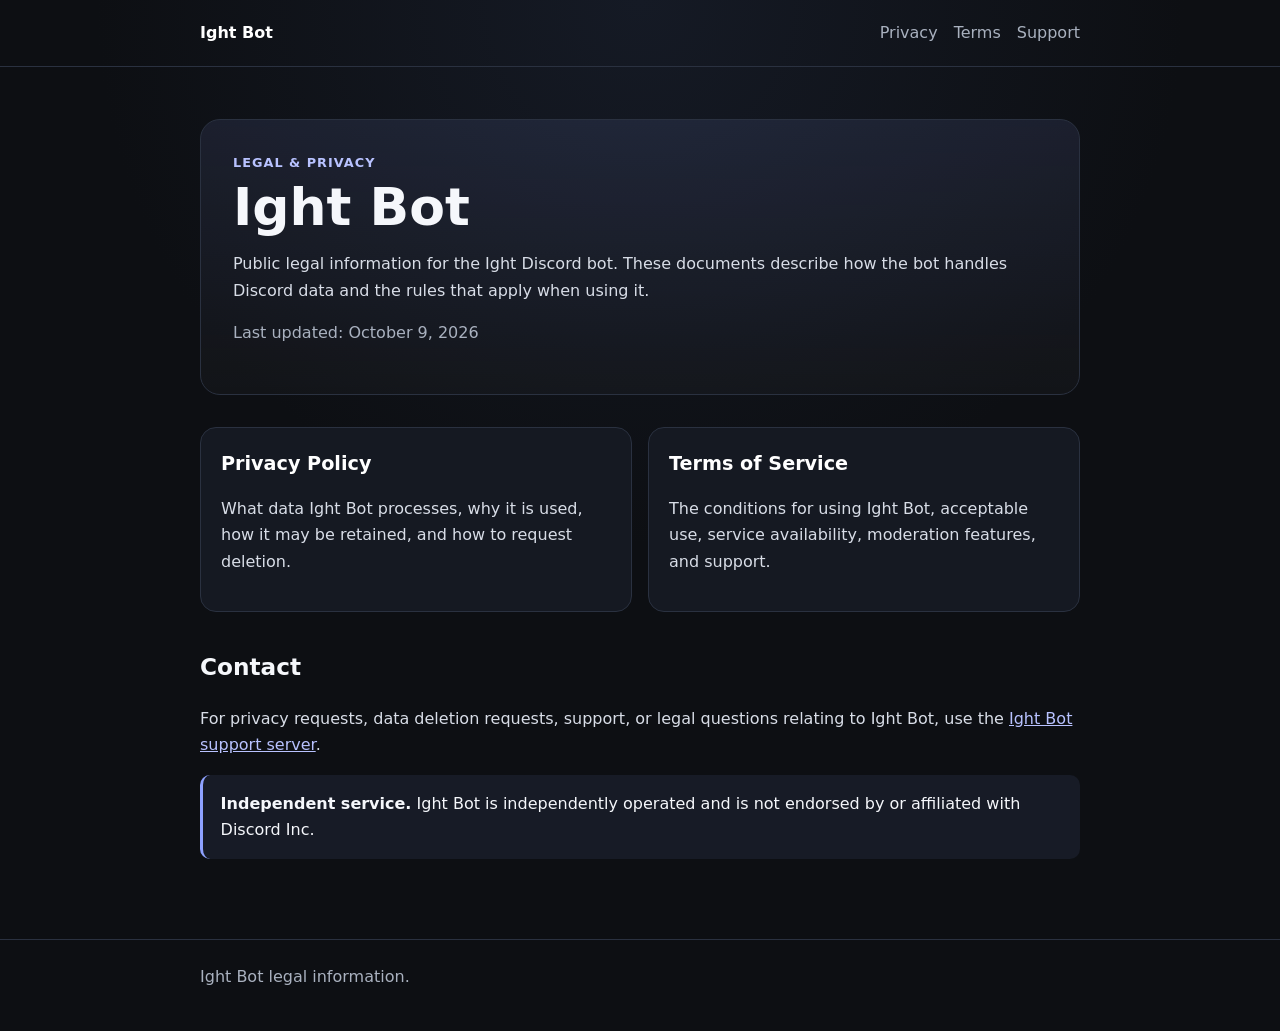
<file: ight-bot/index.html>
<!doctype html>
<html lang="en">
<head>
  <meta charset="utf-8">
  <meta name="viewport" content="width=device-width,initial-scale=1">
  <meta name="description" content="Legal information for Ight Bot, including its Privacy Policy and Terms of Service.">
  <title>Ight Bot - Legal</title>
  <link rel="stylesheet" href="styles.css">
</head>
<body>
<header>
  <div class="shell">
    <nav aria-label="Primary">
      <a class="brand" href="./">Ight Bot</a>
      <a href="privacy.html">Privacy</a>
      <a href="terms.html">Terms</a>
      <a href="https://discord.gg/n68kDA5pab">Support</a>
    </nav>
  </div>
</header>
<main class="shell">
  <section class="hero">
    <div class="eyebrow">Legal & privacy</div>
    <h1>Ight Bot</h1>
    <p>Public legal information for the Ight Discord bot. These documents describe how the bot handles Discord data and the rules that apply when using it.</p>
    <p class="meta">Last updated: October 9, 2026</p>
  </section>

  <section class="cards" aria-label="Legal documents">
    <a class="card" href="privacy.html">
      <h2>Privacy Policy</h2>
      <p>What data Ight Bot processes, why it is used, how it may be retained, and how to request deletion.</p>
    </a>
    <a class="card" href="terms.html">
      <h2>Terms of Service</h2>
      <p>The conditions for using Ight Bot, acceptable use, service availability, moderation features, and support.</p>
    </a>
  </section>

  <h2>Contact</h2>
  <p>For privacy requests, data deletion requests, support, or legal questions relating to Ight Bot, use the <a href="https://discord.gg/n68kDA5pab">Ight Bot support server</a>.</p>

  <div class="notice">
    <strong>Independent service.</strong> Ight Bot is independently operated and is not endorsed by or affiliated with Discord Inc.
  </div>
</main>
<footer>
  <div class="shell">Ight Bot legal information.</div>
</footer>
</body>
</html>
</file>
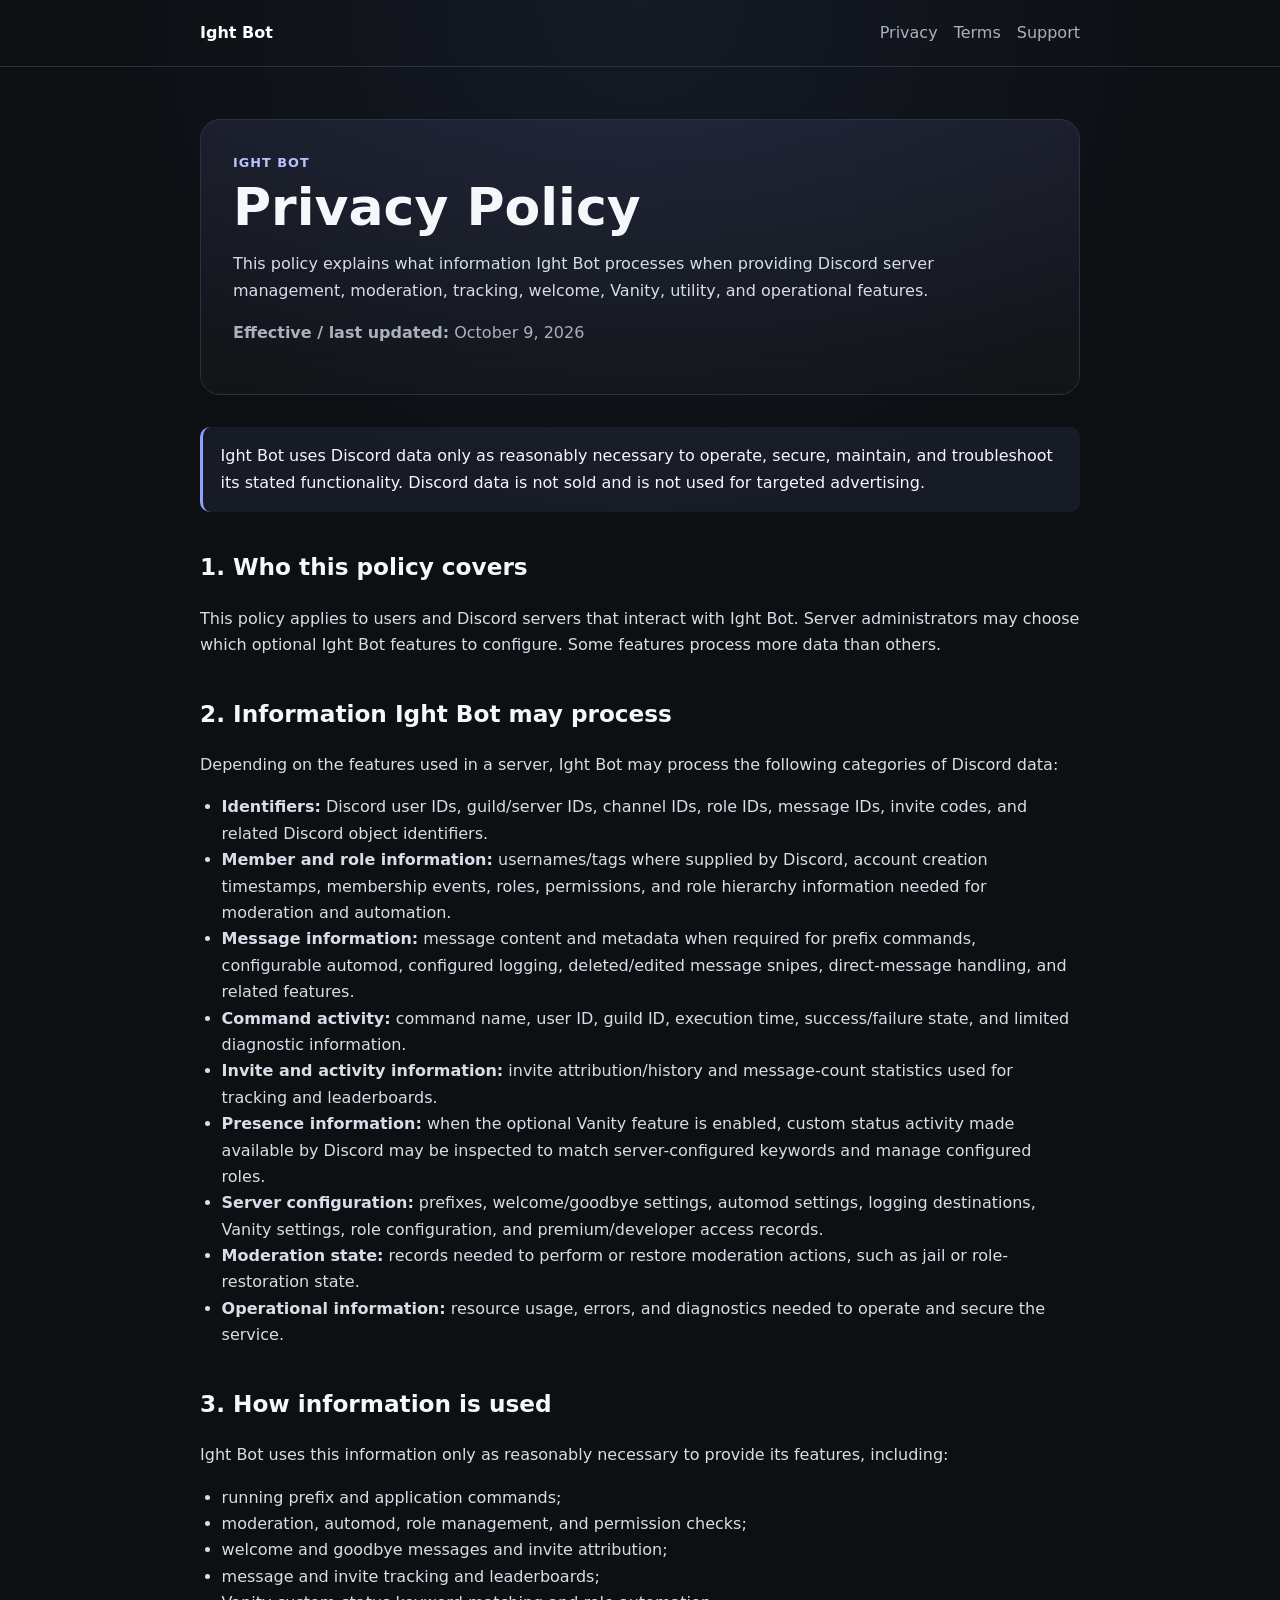
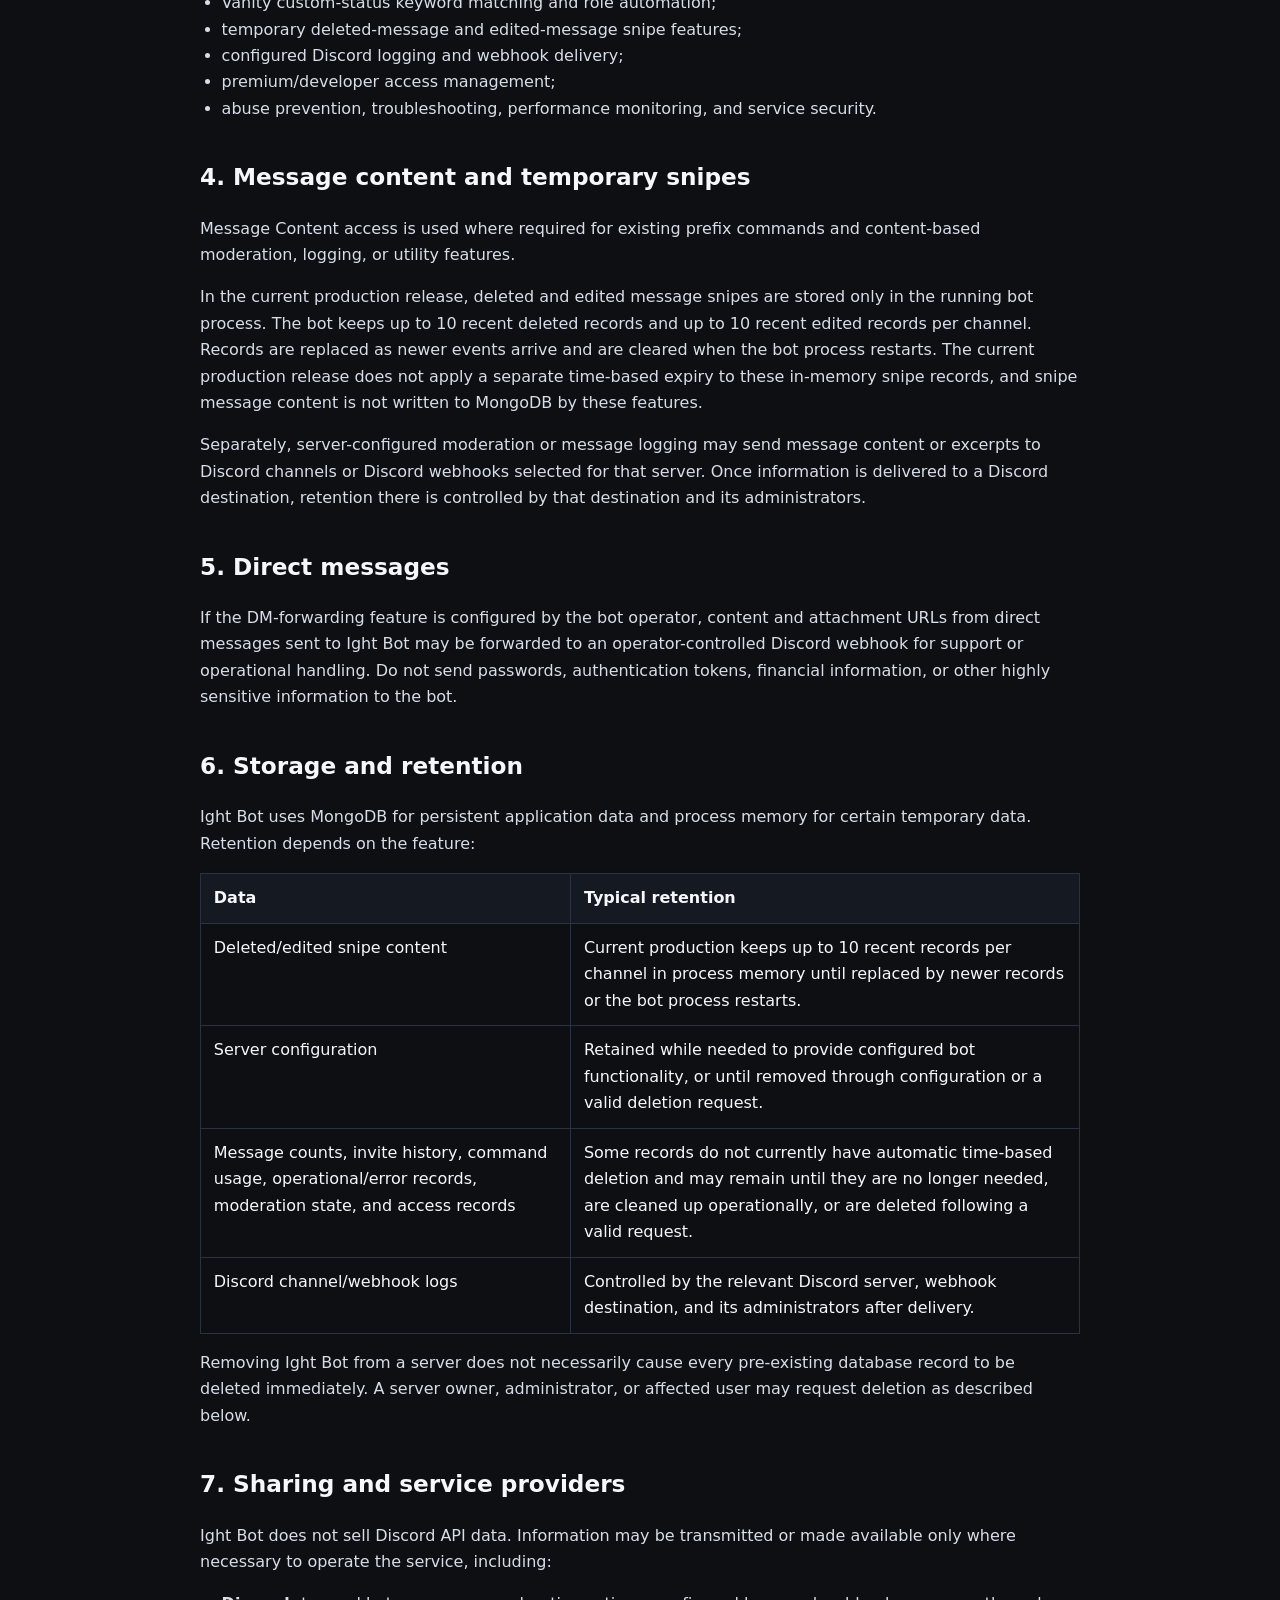
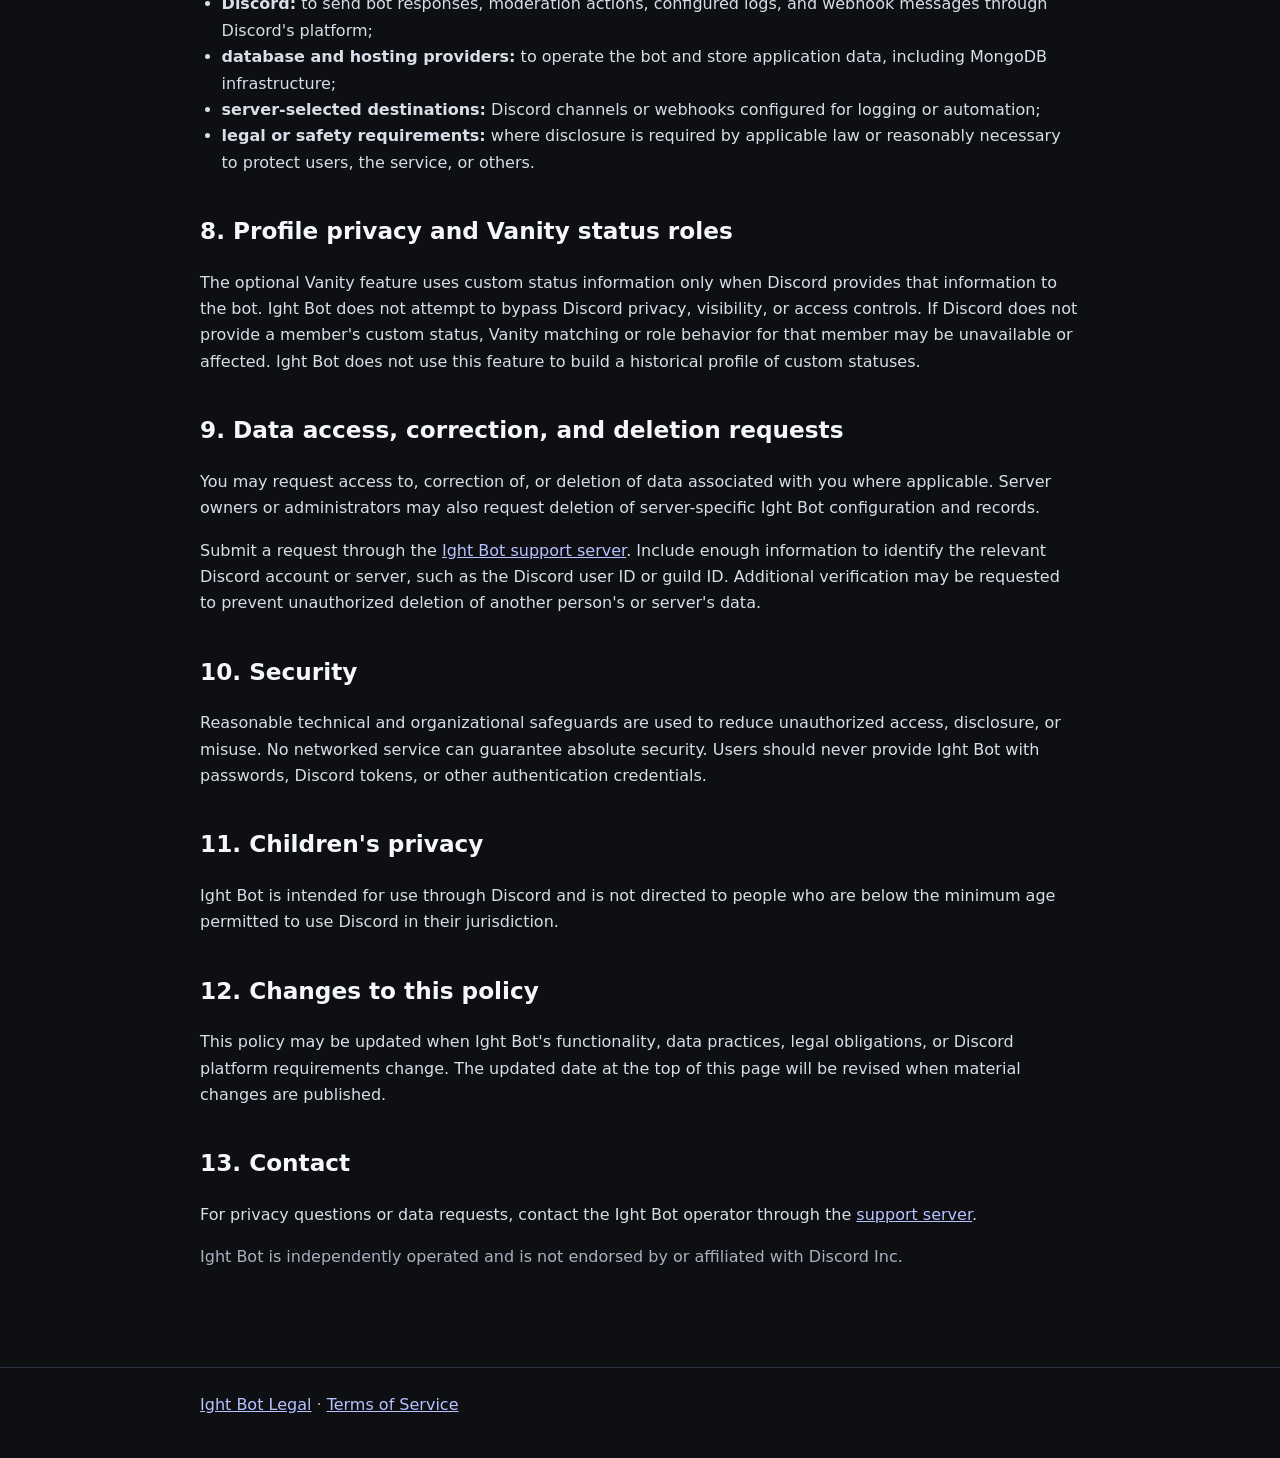
<file: ight-bot/privacy.html>
<!doctype html>
<html lang="en">
<head>
  <meta charset="utf-8">
  <meta name="viewport" content="width=device-width,initial-scale=1">
  <meta name="description" content="Privacy Policy for Ight Bot.">
  <title>Privacy Policy - Ight Bot</title>
  <link rel="stylesheet" href="styles.css">
</head>
<body>
<header>
  <div class="shell">
    <nav aria-label="Primary">
      <a class="brand" href="./">Ight Bot</a>
      <a href="privacy.html">Privacy</a>
      <a href="terms.html">Terms</a>
      <a href="https://discord.gg/n68kDA5pab">Support</a>
    </nav>
  </div>
</header>
<main class="shell">
  <section class="hero">
    <div class="eyebrow">Ight Bot</div>
    <h1>Privacy Policy</h1>
    <p>This policy explains what information Ight Bot processes when providing Discord server management, moderation, tracking, welcome, Vanity, utility, and operational features.</p>
    <p class="meta"><strong>Effective / last updated:</strong> October 9, 2026</p>
  </section>

  <div class="notice">
    Ight Bot uses Discord data only as reasonably necessary to operate, secure, maintain, and troubleshoot its stated functionality. Discord data is not sold and is not used for targeted advertising.
  </div>

  <h2>1. Who this policy covers</h2>
  <p>This policy applies to users and Discord servers that interact with Ight Bot. Server administrators may choose which optional Ight Bot features to configure. Some features process more data than others.</p>

  <h2>2. Information Ight Bot may process</h2>
  <p>Depending on the features used in a server, Ight Bot may process the following categories of Discord data:</p>
  <ul>
    <li><strong>Identifiers:</strong> Discord user IDs, guild/server IDs, channel IDs, role IDs, message IDs, invite codes, and related Discord object identifiers.</li>
    <li><strong>Member and role information:</strong> usernames/tags where supplied by Discord, account creation timestamps, membership events, roles, permissions, and role hierarchy information needed for moderation and automation.</li>
    <li><strong>Message information:</strong> message content and metadata when required for prefix commands, configurable automod, configured logging, deleted/edited message snipes, direct-message handling, and related features.</li>
    <li><strong>Command activity:</strong> command name, user ID, guild ID, execution time, success/failure state, and limited diagnostic information.</li>
    <li><strong>Invite and activity information:</strong> invite attribution/history and message-count statistics used for tracking and leaderboards.</li>
    <li><strong>Presence information:</strong> when the optional Vanity feature is enabled, custom status activity made available by Discord may be inspected to match server-configured keywords and manage configured roles.</li>
    <li><strong>Server configuration:</strong> prefixes, welcome/goodbye settings, automod settings, logging destinations, Vanity settings, role configuration, and premium/developer access records.</li>
    <li><strong>Moderation state:</strong> records needed to perform or restore moderation actions, such as jail or role-restoration state.</li>
    <li><strong>Operational information:</strong> resource usage, errors, and diagnostics needed to operate and secure the service.</li>
  </ul>

  <h2>3. How information is used</h2>
  <p>Ight Bot uses this information only as reasonably necessary to provide its features, including:</p>
  <ul>
    <li>running prefix and application commands;</li>
    <li>moderation, automod, role management, and permission checks;</li>
    <li>welcome and goodbye messages and invite attribution;</li>
    <li>message and invite tracking and leaderboards;</li>
    <li>Vanity custom-status keyword matching and role automation;</li>
    <li>temporary deleted-message and edited-message snipe features;</li>
    <li>configured Discord logging and webhook delivery;</li>
    <li>premium/developer access management;</li>
    <li>abuse prevention, troubleshooting, performance monitoring, and service security.</li>
  </ul>

  <h2>4. Message content and temporary snipes</h2>
  <p>Message Content access is used where required for existing prefix commands and content-based moderation, logging, or utility features.</p>
  <p>In the current production release, deleted and edited message snipes are stored only in the running bot process. The bot keeps up to 10 recent deleted records and up to 10 recent edited records per channel. Records are replaced as newer events arrive and are cleared when the bot process restarts. The current production release does not apply a separate time-based expiry to these in-memory snipe records, and snipe message content is not written to MongoDB by these features.</p>
  <p>Separately, server-configured moderation or message logging may send message content or excerpts to Discord channels or Discord webhooks selected for that server. Once information is delivered to a Discord destination, retention there is controlled by that destination and its administrators.</p>

  <h2>5. Direct messages</h2>
  <p>If the DM-forwarding feature is configured by the bot operator, content and attachment URLs from direct messages sent to Ight Bot may be forwarded to an operator-controlled Discord webhook for support or operational handling. Do not send passwords, authentication tokens, financial information, or other highly sensitive information to the bot.</p>

  <h2>6. Storage and retention</h2>
  <p>Ight Bot uses MongoDB for persistent application data and process memory for certain temporary data. Retention depends on the feature:</p>
  <table>
    <thead><tr><th>Data</th><th>Typical retention</th></tr></thead>
    <tbody>
      <tr><td>Deleted/edited snipe content</td><td>Current production keeps up to 10 recent records per channel in process memory until replaced by newer records or the bot process restarts.</td></tr>
      <tr><td>Server configuration</td><td>Retained while needed to provide configured bot functionality, or until removed through configuration or a valid deletion request.</td></tr>
      <tr><td>Message counts, invite history, command usage, operational/error records, moderation state, and access records</td><td>Some records do not currently have automatic time-based deletion and may remain until they are no longer needed, are cleaned up operationally, or are deleted following a valid request.</td></tr>
      <tr><td>Discord channel/webhook logs</td><td>Controlled by the relevant Discord server, webhook destination, and its administrators after delivery.</td></tr>
    </tbody>
  </table>
  <p>Removing Ight Bot from a server does not necessarily cause every pre-existing database record to be deleted immediately. A server owner, administrator, or affected user may request deletion as described below.</p>

  <h2>7. Sharing and service providers</h2>
  <p>Ight Bot does not sell Discord API data. Information may be transmitted or made available only where necessary to operate the service, including:</p>
  <ul>
    <li><strong>Discord:</strong> to send bot responses, moderation actions, configured logs, and webhook messages through Discord's platform;</li>
    <li><strong>database and hosting providers:</strong> to operate the bot and store application data, including MongoDB infrastructure;</li>
    <li><strong>server-selected destinations:</strong> Discord channels or webhooks configured for logging or automation;</li>
    <li><strong>legal or safety requirements:</strong> where disclosure is required by applicable law or reasonably necessary to protect users, the service, or others.</li>
  </ul>

  <h2>8. Profile privacy and Vanity status roles</h2>
  <p>The optional Vanity feature uses custom status information only when Discord provides that information to the bot. Ight Bot does not attempt to bypass Discord privacy, visibility, or access controls. If Discord does not provide a member's custom status, Vanity matching or role behavior for that member may be unavailable or affected. Ight Bot does not use this feature to build a historical profile of custom statuses.</p>

  <h2>9. Data access, correction, and deletion requests</h2>
  <p>You may request access to, correction of, or deletion of data associated with you where applicable. Server owners or administrators may also request deletion of server-specific Ight Bot configuration and records.</p>
  <p>Submit a request through the <a href="https://discord.gg/n68kDA5pab">Ight Bot support server</a>. Include enough information to identify the relevant Discord account or server, such as the Discord user ID or guild ID. Additional verification may be requested to prevent unauthorized deletion of another person's or server's data.</p>

  <h2>10. Security</h2>
  <p>Reasonable technical and organizational safeguards are used to reduce unauthorized access, disclosure, or misuse. No networked service can guarantee absolute security. Users should never provide Ight Bot with passwords, Discord tokens, or other authentication credentials.</p>

  <h2>11. Children's privacy</h2>
  <p>Ight Bot is intended for use through Discord and is not directed to people who are below the minimum age permitted to use Discord in their jurisdiction.</p>

  <h2>12. Changes to this policy</h2>
  <p>This policy may be updated when Ight Bot's functionality, data practices, legal obligations, or Discord platform requirements change. The updated date at the top of this page will be revised when material changes are published.</p>

  <h2>13. Contact</h2>
  <p>For privacy questions or data requests, contact the Ight Bot operator through the <a href="https://discord.gg/n68kDA5pab">support server</a>.</p>

  <p class="muted">Ight Bot is independently operated and is not endorsed by or affiliated with Discord Inc.</p>
</main>
<footer>
  <div class="shell"><a href="./">Ight Bot Legal</a> · <a href="terms.html">Terms of Service</a></div>
</footer>
</body>
</html>
</file>
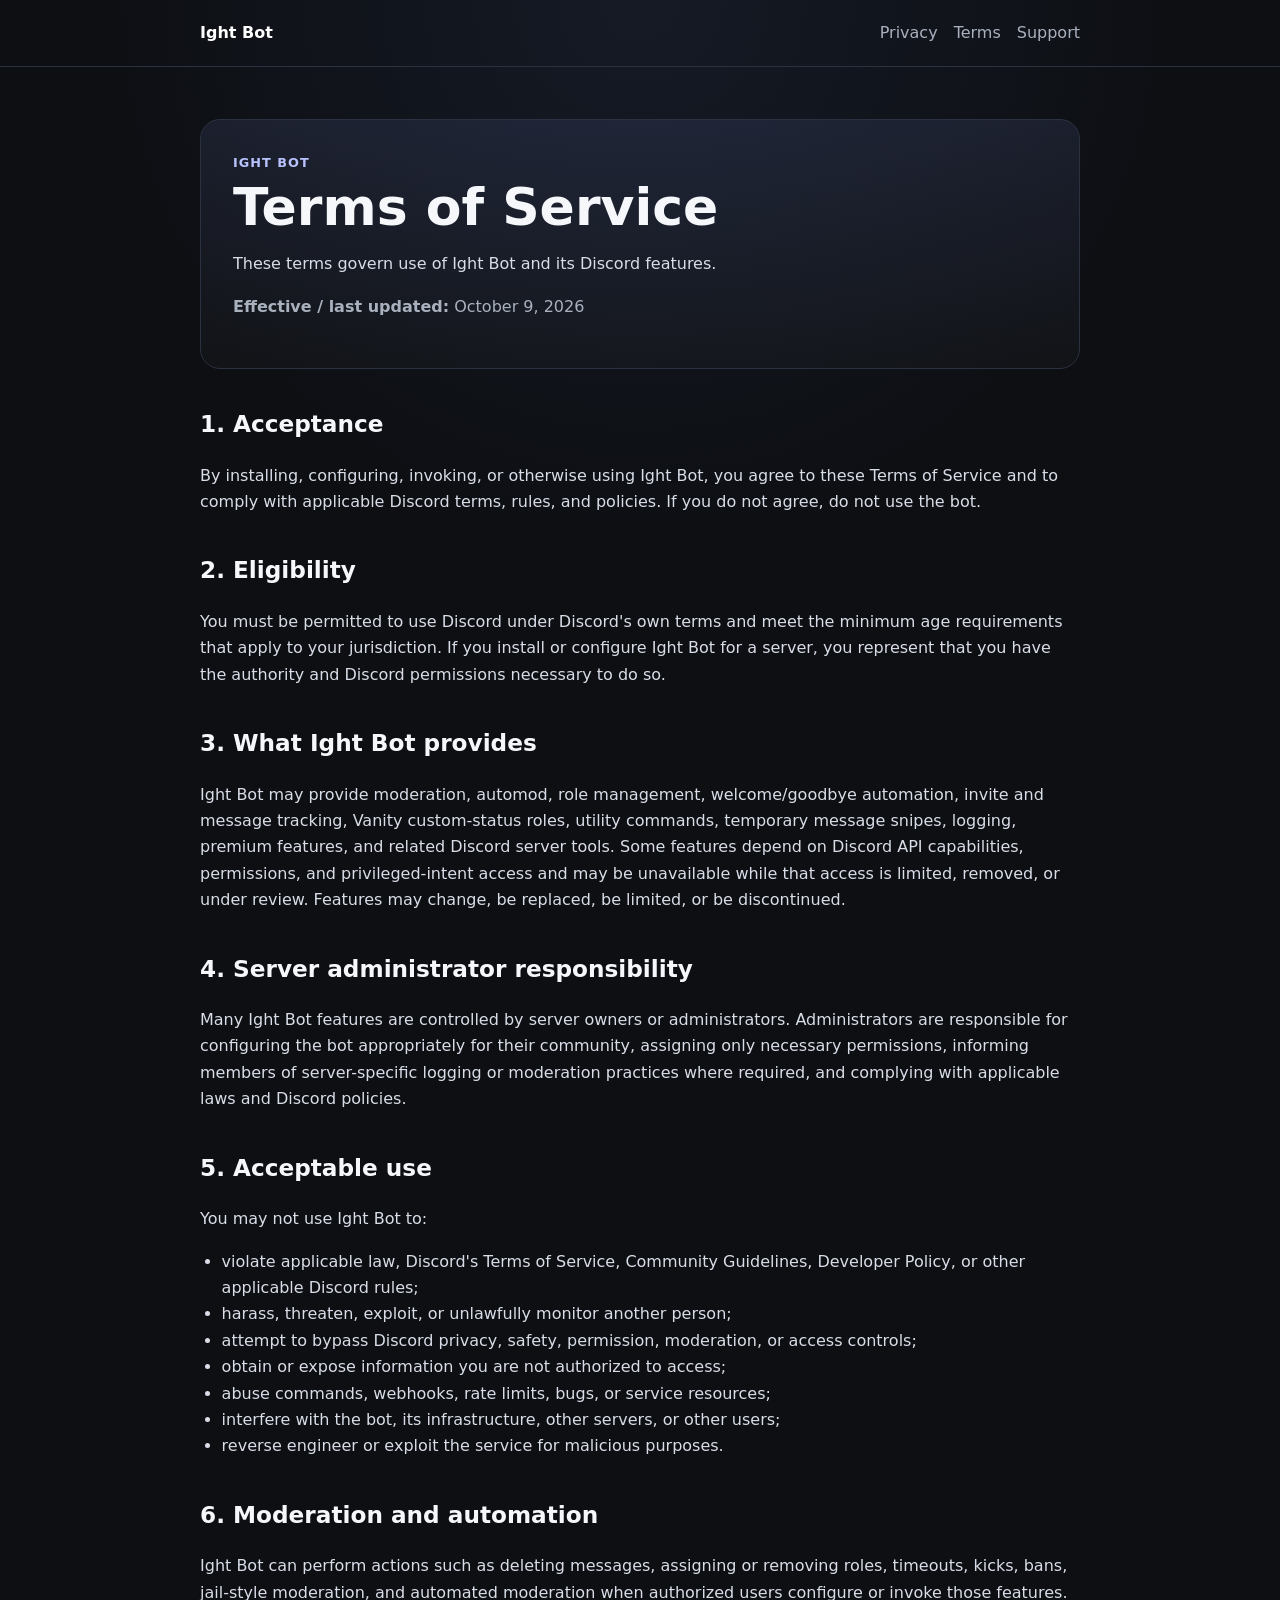
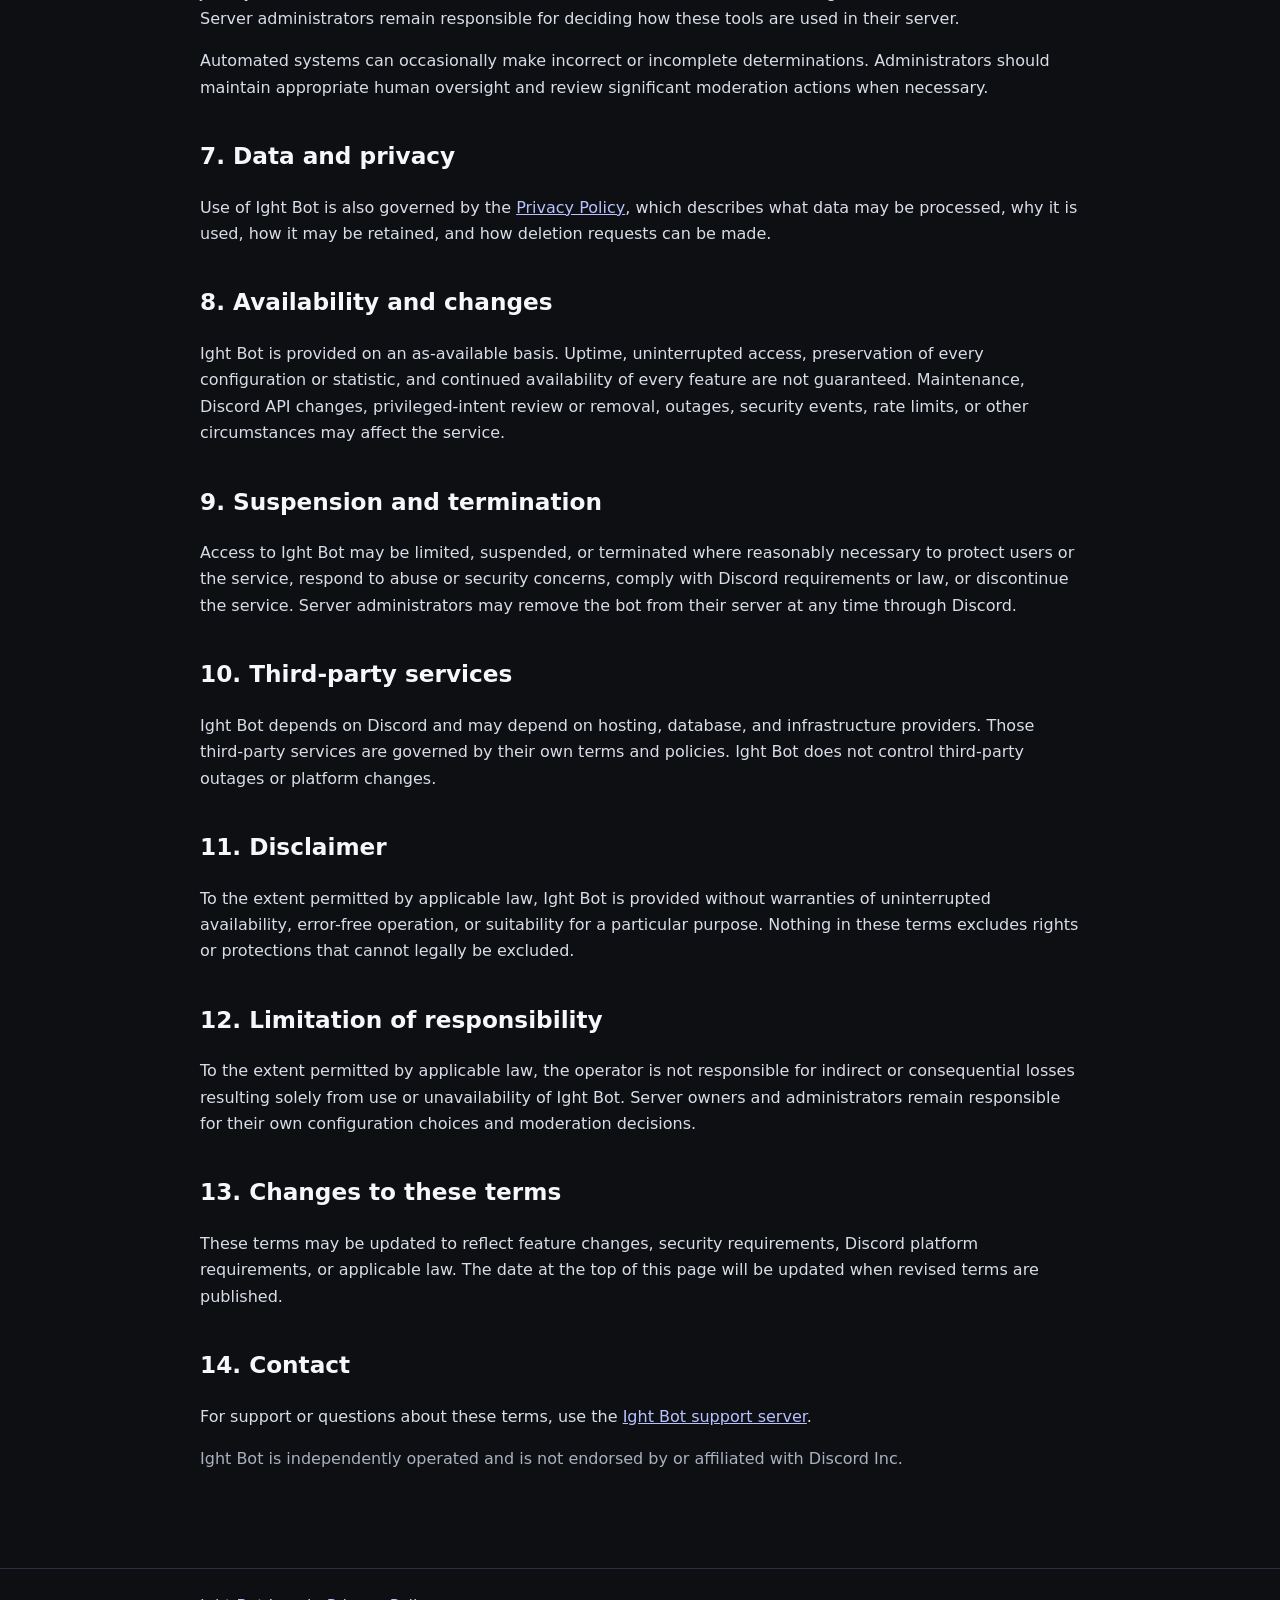
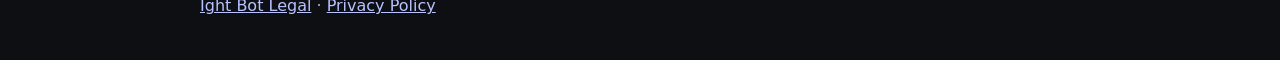
<file: ight-bot/terms.html>
<!doctype html>
<html lang="en">
<head>
  <meta charset="utf-8">
  <meta name="viewport" content="width=device-width,initial-scale=1">
  <meta name="description" content="Terms of Service for Ight Bot.">
  <title>Terms of Service - Ight Bot</title>
  <link rel="stylesheet" href="styles.css">
</head>
<body>
<header>
  <div class="shell">
    <nav aria-label="Primary">
      <a class="brand" href="./">Ight Bot</a>
      <a href="privacy.html">Privacy</a>
      <a href="terms.html">Terms</a>
      <a href="https://discord.gg/n68kDA5pab">Support</a>
    </nav>
  </div>
</header>
<main class="shell">
  <section class="hero">
    <div class="eyebrow">Ight Bot</div>
    <h1>Terms of Service</h1>
    <p>These terms govern use of Ight Bot and its Discord features.</p>
    <p class="meta"><strong>Effective / last updated:</strong> October 9, 2026</p>
  </section>

  <h2>1. Acceptance</h2>
  <p>By installing, configuring, invoking, or otherwise using Ight Bot, you agree to these Terms of Service and to comply with applicable Discord terms, rules, and policies. If you do not agree, do not use the bot.</p>

  <h2>2. Eligibility</h2>
  <p>You must be permitted to use Discord under Discord's own terms and meet the minimum age requirements that apply to your jurisdiction. If you install or configure Ight Bot for a server, you represent that you have the authority and Discord permissions necessary to do so.</p>

  <h2>3. What Ight Bot provides</h2>
  <p>Ight Bot may provide moderation, automod, role management, welcome/goodbye automation, invite and message tracking, Vanity custom-status roles, utility commands, temporary message snipes, logging, premium features, and related Discord server tools. Some features depend on Discord API capabilities, permissions, and privileged-intent access and may be unavailable while that access is limited, removed, or under review. Features may change, be replaced, be limited, or be discontinued.</p>

  <h2>4. Server administrator responsibility</h2>
  <p>Many Ight Bot features are controlled by server owners or administrators. Administrators are responsible for configuring the bot appropriately for their community, assigning only necessary permissions, informing members of server-specific logging or moderation practices where required, and complying with applicable laws and Discord policies.</p>

  <h2>5. Acceptable use</h2>
  <p>You may not use Ight Bot to:</p>
  <ul>
    <li>violate applicable law, Discord's Terms of Service, Community Guidelines, Developer Policy, or other applicable Discord rules;</li>
    <li>harass, threaten, exploit, or unlawfully monitor another person;</li>
    <li>attempt to bypass Discord privacy, safety, permission, moderation, or access controls;</li>
    <li>obtain or expose information you are not authorized to access;</li>
    <li>abuse commands, webhooks, rate limits, bugs, or service resources;</li>
    <li>interfere with the bot, its infrastructure, other servers, or other users;</li>
    <li>reverse engineer or exploit the service for malicious purposes.</li>
  </ul>

  <h2>6. Moderation and automation</h2>
  <p>Ight Bot can perform actions such as deleting messages, assigning or removing roles, timeouts, kicks, bans, jail-style moderation, and automated moderation when authorized users configure or invoke those features. Server administrators remain responsible for deciding how these tools are used in their server.</p>
  <p>Automated systems can occasionally make incorrect or incomplete determinations. Administrators should maintain appropriate human oversight and review significant moderation actions when necessary.</p>

  <h2>7. Data and privacy</h2>
  <p>Use of Ight Bot is also governed by the <a href="privacy.html">Privacy Policy</a>, which describes what data may be processed, why it is used, how it may be retained, and how deletion requests can be made.</p>

  <h2>8. Availability and changes</h2>
  <p>Ight Bot is provided on an as-available basis. Uptime, uninterrupted access, preservation of every configuration or statistic, and continued availability of every feature are not guaranteed. Maintenance, Discord API changes, privileged-intent review or removal, outages, security events, rate limits, or other circumstances may affect the service.</p>

  <h2>9. Suspension and termination</h2>
  <p>Access to Ight Bot may be limited, suspended, or terminated where reasonably necessary to protect users or the service, respond to abuse or security concerns, comply with Discord requirements or law, or discontinue the service. Server administrators may remove the bot from their server at any time through Discord.</p>

  <h2>10. Third-party services</h2>
  <p>Ight Bot depends on Discord and may depend on hosting, database, and infrastructure providers. Those third-party services are governed by their own terms and policies. Ight Bot does not control third-party outages or platform changes.</p>

  <h2>11. Disclaimer</h2>
  <p>To the extent permitted by applicable law, Ight Bot is provided without warranties of uninterrupted availability, error-free operation, or suitability for a particular purpose. Nothing in these terms excludes rights or protections that cannot legally be excluded.</p>

  <h2>12. Limitation of responsibility</h2>
  <p>To the extent permitted by applicable law, the operator is not responsible for indirect or consequential losses resulting solely from use or unavailability of Ight Bot. Server owners and administrators remain responsible for their own configuration choices and moderation decisions.</p>

  <h2>13. Changes to these terms</h2>
  <p>These terms may be updated to reflect feature changes, security requirements, Discord platform requirements, or applicable law. The date at the top of this page will be updated when revised terms are published.</p>

  <h2>14. Contact</h2>
  <p>For support or questions about these terms, use the <a href="https://discord.gg/n68kDA5pab">Ight Bot support server</a>.</p>

  <p class="muted">Ight Bot is independently operated and is not endorsed by or affiliated with Discord Inc.</p>
</main>
<footer>
  <div class="shell"><a href="./">Ight Bot Legal</a> · <a href="privacy.html">Privacy Policy</a></div>
</footer>
</body>
</html>
</file>
<file: ight-bot/styles.css>
:root {
  color-scheme: dark;
  --bg: #0d0f13;
  --panel: #151922;
  --panel-2: #1b202b;
  --text: #f5f7fb;
  --muted: #a9b1bf;
  --border: #2a3140;
  --accent: #8ea1ff;
  --accent-2: #b8c2ff;
  --max: 880px;
}
* { box-sizing: border-box; }
html { scroll-behavior: smooth; }
body {
  margin: 0;
  background: radial-gradient(circle at top, #151a25 0, var(--bg) 34rem);
  color: var(--text);
  font: 16px/1.65 Inter, ui-sans-serif, system-ui, -apple-system, BlinkMacSystemFont, "Segoe UI", sans-serif;
}
a { color: var(--accent-2); }
a:hover { color: #fff; }
.shell { width: min(calc(100% - 2rem), var(--max)); margin: 0 auto; }
header { padding: 1.25rem 0; border-bottom: 1px solid var(--border); }
nav { display: flex; gap: 1rem; align-items: center; flex-wrap: wrap; }
nav .brand { font-weight: 800; color: #fff; text-decoration: none; margin-right: auto; }
nav a:not(.brand) { color: var(--muted); text-decoration: none; }
nav a:not(.brand):hover { color: #fff; }
main { padding: 3.25rem 0 5rem; }
.hero {
  padding: 2rem;
  background: linear-gradient(180deg, rgba(142,161,255,.10), rgba(255,255,255,.02));
  border: 1px solid var(--border);
  border-radius: 20px;
  margin-bottom: 2rem;
}
.eyebrow { color: var(--accent-2); font-weight: 700; letter-spacing: .08em; text-transform: uppercase; font-size: .8rem; }
h1 { font-size: clamp(2rem, 6vw, 3.25rem); line-height: 1.08; margin: .35rem 0 .75rem; }
h2 { margin-top: 2.25rem; font-size: 1.45rem; }
h3 { margin-top: 1.5rem; font-size: 1.05rem; }
p, li { color: #d8dde7; }
.muted, .meta { color: var(--muted); }
.cards { display: grid; grid-template-columns: repeat(auto-fit,minmax(240px,1fr)); gap: 1rem; }
.card {
  display: block;
  background: var(--panel);
  border: 1px solid var(--border);
  border-radius: 16px;
  padding: 1.25rem;
  text-decoration: none;
  color: inherit;
}
.card:hover { border-color: #46516a; background: var(--panel-2); }
.card h2 { margin: 0 0 .35rem; color: #fff; font-size: 1.2rem; }
.notice {
  padding: 1rem 1.1rem;
  border-left: 3px solid var(--accent);
  background: rgba(142,161,255,.08);
  border-radius: 10px;
}
table { width: 100%; border-collapse: collapse; margin: 1rem 0; display: block; overflow-x: auto; }
th, td { border: 1px solid var(--border); padding: .7rem .8rem; text-align: left; vertical-align: top; }
th { background: var(--panel); }
code { background: var(--panel); padding: .12rem .35rem; border-radius: 5px; }
footer { border-top: 1px solid var(--border); padding: 1.5rem 0 2.5rem; color: var(--muted); }
ul, ol { padding-left: 1.35rem; }
@media (max-width: 560px) {
  .hero { padding: 1.35rem; }
  main { padding-top: 2rem; }
}
</file>
